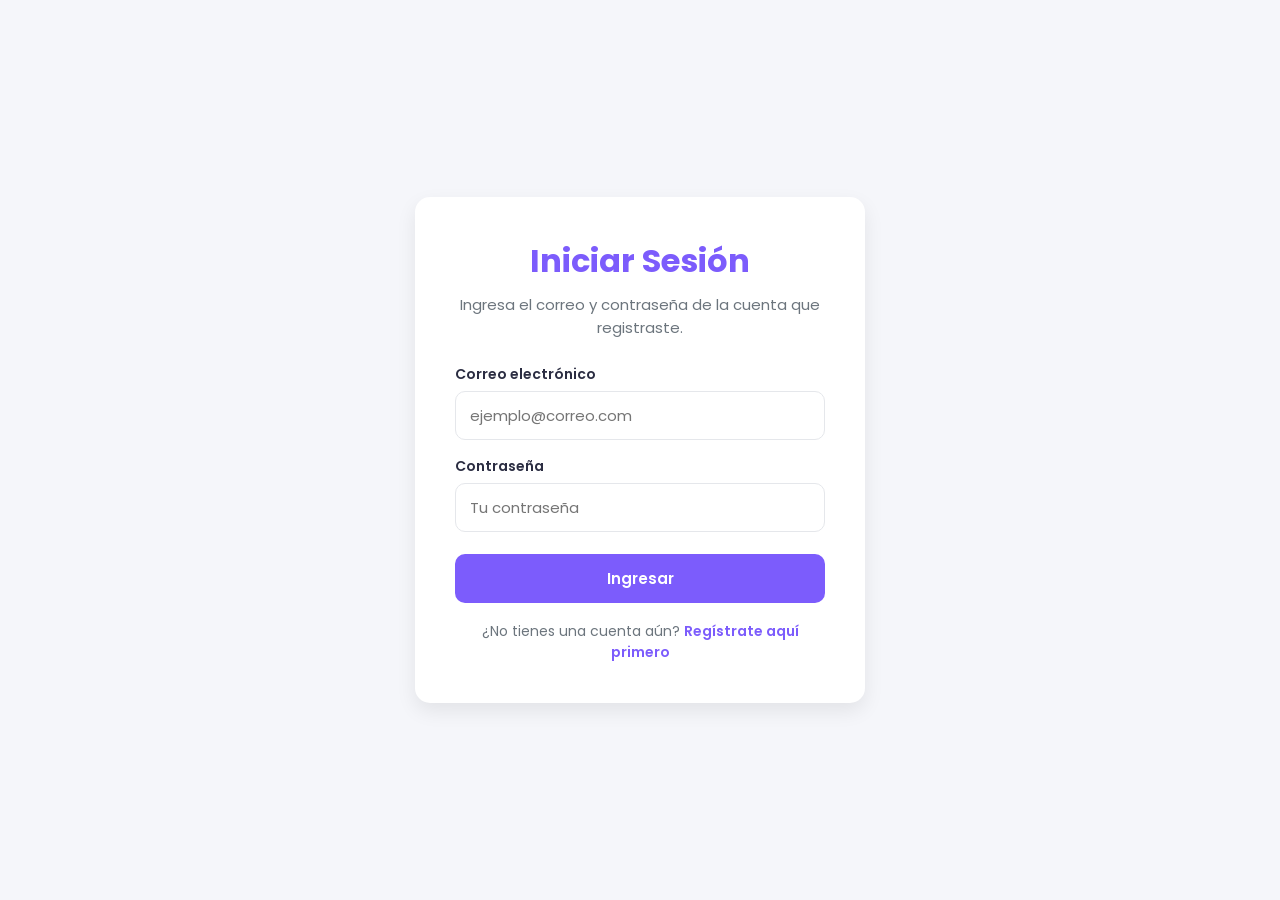
<file: index.html>
<!DOCTYPE html>
<html lang="es">
<head>
    <meta charset="UTF-8">
    <meta name="viewport" content="width=device-width, initial-scale=1.0">
    <title>Sistema | Panel</title>

    <link rel="preconnect" href="https://fonts.googleapis.com">
    <link rel="preconnect" href="https://fonts.gstatic.com" crossorigin>
    <link href="https://fonts.googleapis.com/css2?family=Poppins:wght@300;400;500;600;700&display=swap" rel="stylesheet">

    <link rel="icon" type="image/svg+xml" href="img/favicon.svg">
    <link rel="stylesheet" href="css/login.css">
</head>
<body class="app-body">

    <aside class="sidebar" id="sidebar">
        <div class="sidebar-brand">Sistema Escolar</div>
        <ul class="sidebar-menu">

            <li id="menuUsuarios">
                <div class="item-titulo" data-target="menuUsuarios">
                    <span>👤 Usuarios</span>
                    <span class="flecha">›</span>
                </div>
                <ul class="submenu">
                    <li><button type="button" class="enlace-submenu" data-seccion="usuarios-captura">Captura</button></li>
                </ul>
            </li>

            <li id="menuAlumnos">
                <div class="item-titulo" data-target="menuAlumnos">
                    <span>🎓 Alumnos</span>
                    <span class="flecha">›</span>
                </div>
                <ul class="submenu">
                    <li><button type="button" class="enlace-submenu" data-seccion="alumnos-captura">Captura</button></li>
                </ul>
            </li>

        </ul>
    </aside>

    <div class="overlay-movil" id="overlayMovil"></div>

    <header class="navbar" id="navbar">
        <button class="btn-hamburguesa" id="btnHamburguesa" aria-label="Abrir/cerrar menú">☰</button>

        <div class="navbar-usuario">
            <button class="navbar-usuario-btn" id="btnUsuario">
                <span class="avatar" id="avatarUsuario">?</span>
                <span id="nombreUsuarioNav">Cargando...</span>
                <span>▾</span>
            </button>
            <div class="dropdown-usuario" id="dropdownUsuario">
                <div class="correo-usuario" id="correoUsuarioDropdown"></div>
                <button type="button" id="btnSalir">Salir del sistema</button>
            </div>
        </div>
    </header>

    <main class="contenido" id="contenido">

        <section class="seccion activa" id="seccion-inicio">
            <div class="tarjeta">
                <span class="badge-info">Panel principal</span>
                <h2>Bienvenido al sistema</h2>
                <p class="desc">
                    Usa el menú lateral para capturar usuarios o alumnos.
                    Tu sesión fue iniciada correctamente y tu nombre se muestra en la barra superior.
                </p>
            </div>
        </section>

        <section class="seccion" id="seccion-usuarios-captura">
            <div class="tarjeta">
                <span class="badge-info">Usuarios / Captura</span>
                <h2>Registrar usuario</h2>
                <p class="desc">Correo y contraseña se validan con <code>validarCorreo</code> y <code>validarPassword</code>.</p>

                <form id="formUsuario" novalidate>
                    <label for="usu-nombre">Nombre de usuario</label>
                    <input type="text" id="usu-nombre" placeholder="Ej. Juan Pérez">
                    <span class="error-msg" id="error-usu-nombre" style="display:none;">El nombre solo debe contener letras.</span>

                    <label for="usu-correo">Correo electrónico</label>
                    <input type="text" id="usu-correo" placeholder="ejemplo@correo.com">
                    <span class="error-msg" id="error-usu-correo" style="display:none;">Formato de correo inválido.</span>

                    <label for="usu-password">Contraseña</label>
                    <input type="password" id="usu-password" placeholder="Mín. 8 caracteres, 1 Mayús, 1 núm, 1 especial">
                    <span class="error-msg" id="error-usu-password" style="display:none;">La contraseña no cumple los requisitos mínimos.</span>

                    <button type="submit">Guardar usuario</button>
                    <div class="error-general" id="error-usuario-general" style="display:none;"></div>
                </form>
            </div>
        </section>

        <section class="seccion" id="seccion-alumnos-captura">
            <div class="tarjeta">
                <span class="badge-info">Alumnos / Captura</span>
                <h2>Registrar alumno</h2>
                <p class="desc">El número de control se valida con <code>validarLongitud</code> (6 dígitos exactos).</p>

                <form id="formAlumno" novalidate>
                    <label for="alu-nombre">Nombre completo</label>
                    <input type="text" id="alu-nombre" placeholder="Ej. Ana López">
                    <span class="error-msg" id="error-alu-nombre" style="display:none;">El nombre solo debe contener letras.</span>

                    <label for="alu-control">Número de control (8 dígitos)</label>
                    <input type="text" id="alu-control" maxlength="8" placeholder="Ej. 23104516">
                    <span class="error-msg" id="error-alu-control" style="display:none;">Debe tener exactamente 8 dígitos.</span>

                    <label for="alu-fecha">Fecha de nacimiento</label>
                    <input type="date" id="alu-fecha">
                    <span class="error-msg" id="error-alu-fecha" style="display:none;">Selecciona una fecha de nacimiento válida.</span>

                    <button type="submit">Guardar y verificar edad</button>
                    <div class="error-general" id="error-alumno-general" style="display:none;"></div>
                </form>
            </div>
        </section>

    </main>

    <div class="modal-overlay" id="modalUsuario">
        <div class="modal-content">
            <button type="button" class="modal-cerrar" data-cerrar-modal="modalUsuario">&times;</button>
            <div class="modal-icono ok">✓</div>
            <h3>Usuario registrado</h3>
            <p id="modalUsuarioTexto"></p>
        </div>
    </div>

    <div class="modal-overlay" id="modalEdad">
        <div class="modal-content">
            <button type="button" class="modal-cerrar" data-cerrar-modal="modalEdad">&times;</button>
            <div class="modal-icono" id="modalEdadIcono">✓</div>
            <h3 id="modalEdadTitulo">Resultado</h3>
            <p id="modalEdadTexto"></p>
        </div>
    </div>

    <script src="js/utileria.js"></script>
    <script src="js/index.js"></script>
</body>
</html>
</file>
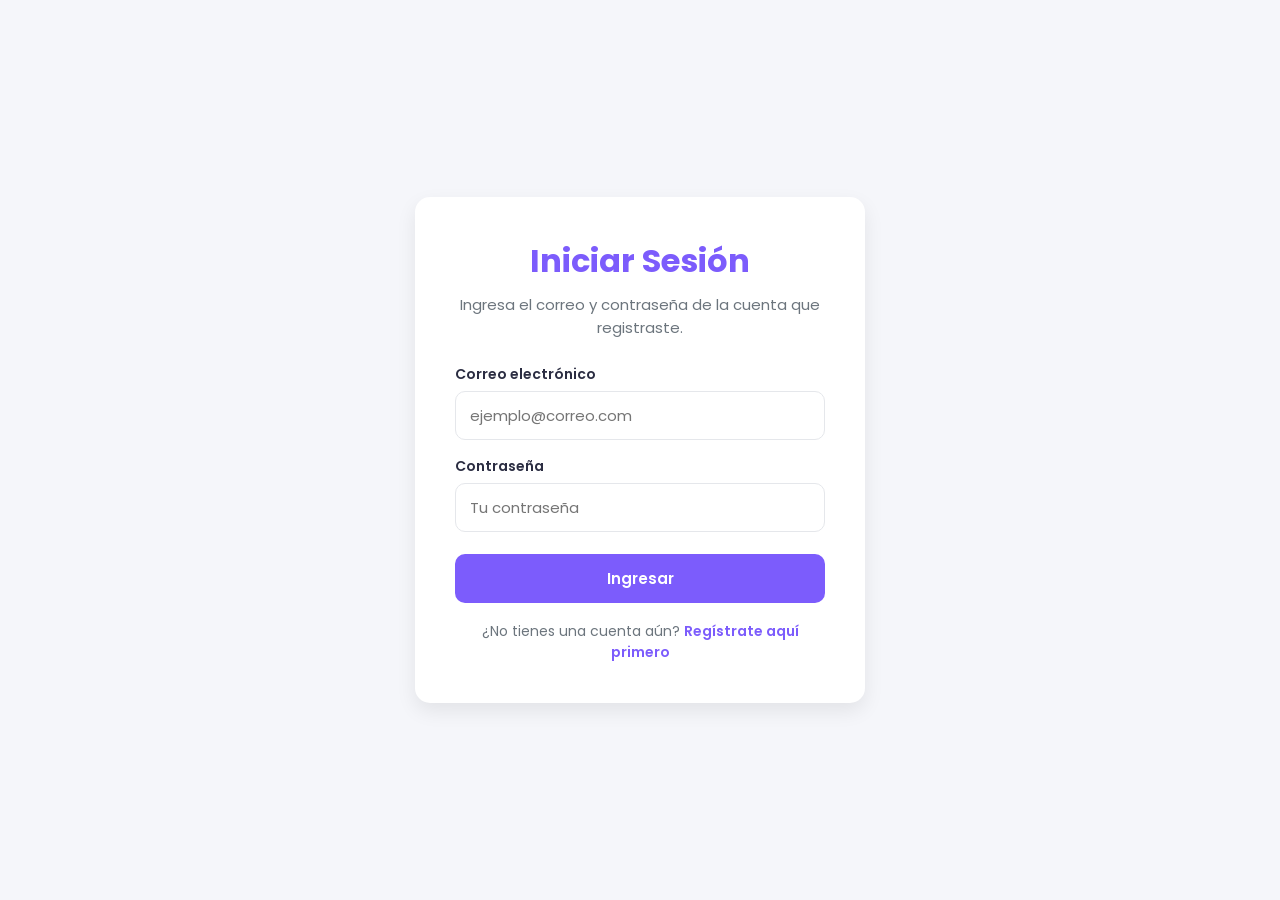
<file: login.html>
<!DOCTYPE html>
<html lang="es">
<head>
    <meta charset="UTF-8">
    <meta name="viewport" content="width=device-width, initial-scale=1.0">
    <title>Iniciar Sesión | Sistema Escolar</title>

    <link rel="preconnect" href="https://fonts.googleapis.com">
    <link rel="preconnect" href="https://fonts.gstatic.com" crossorigin>
    <link href="https://fonts.googleapis.com/css2?family=Poppins:wght@300;400;500;600;700&display=swap" rel="stylesheet">

    <link rel="stylesheet" href="css/login.css">
</head>
<body class="auth-body">

    <div class="container">
        <h1>Iniciar Sesión</h1>
        <p class="subtitulo">Ingresa el correo y contraseña de la cuenta que registraste.</p>

        <form id="loginForm" novalidate>
            <label for="correo">Correo electrónico</label>
            <input type="text" id="correo" placeholder="ejemplo@correo.com" autocomplete="username">
            <span class="error-msg" id="error-correo" style="display:none;">El formato del correo no es válido.</span>

            <label for="password">Contraseña</label>
            <input type="password" id="password" placeholder="Tu contraseña" autocomplete="current-password">
            <span class="error-msg" id="error-password" style="display:none;">Contraseña incorrecta o formato inválido.</span>

            <button type="submit">Ingresar</button>

            <div class="error-general" id="error-general" style="display:none;"></div>
        </form>

        <p class="enlace-secundario">
            ¿No tienes una cuenta aún? <a href="registro.html">Regístrate aquí primero</a>
        </p>
    </div>

    <script src="js/utileria.js"></script>
    <script src="js/login.js"></script>
</body>
</html>
</file>
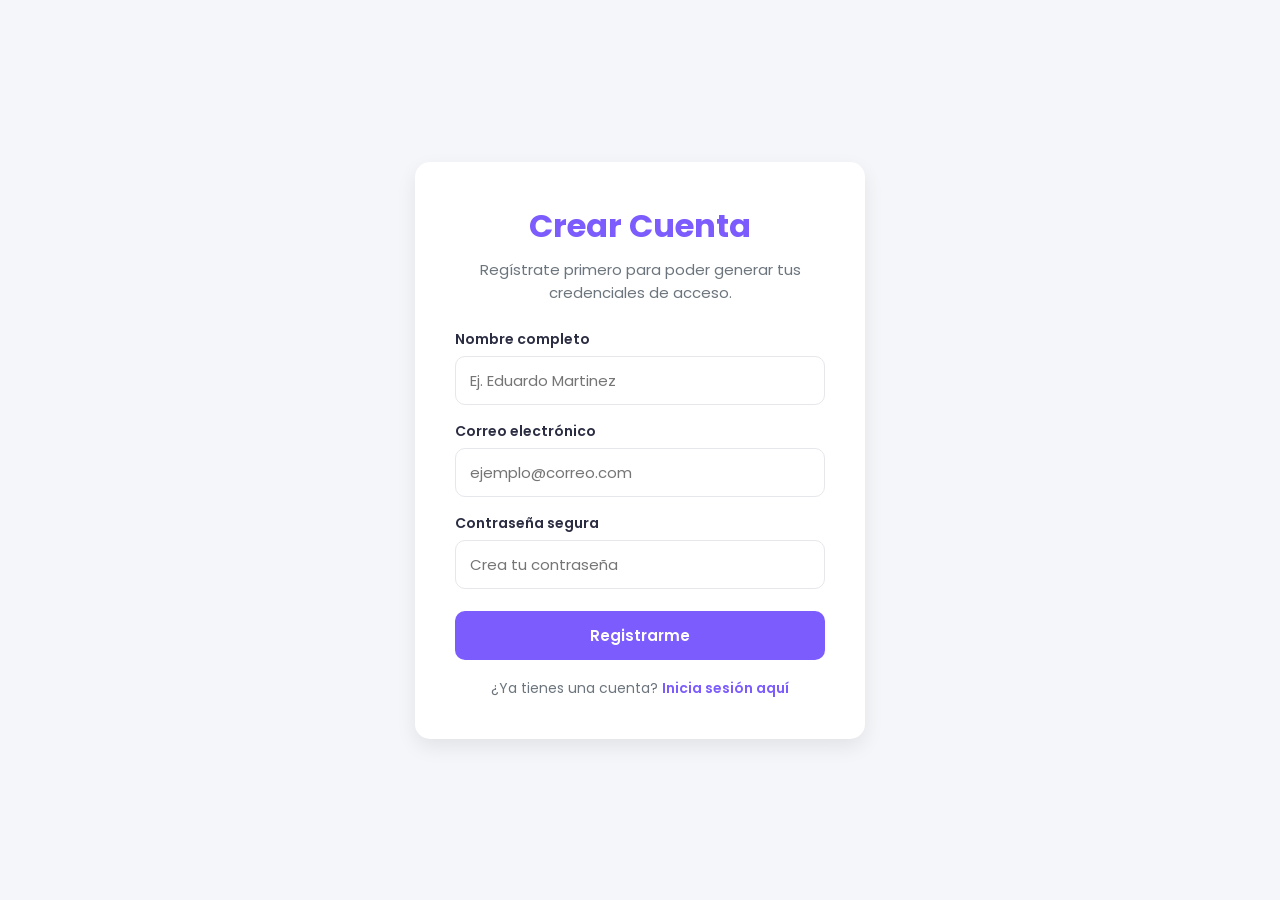
<file: registro.html>
<!DOCTYPE html>
<html lang="es">
<head>
    <meta charset="UTF-8">
    <meta name="viewport" content="width=device-width, initial-scale=1.0">
    <title>Crear Cuenta | Sistema Escolar</title>

    <link rel="preconnect" href="https://fonts.googleapis.com">
    <link rel="preconnect" href="https://fonts.gstatic.com" crossorigin>
    <link href="https://fonts.googleapis.com/css2?family=Poppins:wght@300;400;500;600;700&display=swap" rel="stylesheet">

    <link rel="stylesheet" href="css/login.css">
</head>
<body class="auth-body">

    <div class="container">
        <h1>Crear Cuenta</h1>
        <p class="subtitulo">Regístrate primero para poder generar tus credenciales de acceso.</p>

        <form id="registroForm" novalidate>
            <label for="reg-nombre">Nombre completo</label>
            <input type="text" id="reg-nombre" placeholder="Ej. Eduardo Martinez">
            <span class="error-msg" id="error-nombre" style="display:none;">El nombre solo debe contener letras y espacios.</span>

            <label for="reg-correo">Correo electrónico</label>
            <input type="text" id="reg-correo" placeholder="ejemplo@correo.com">
            <span class="error-msg" id="error-correo" style="display:none;">Por favor, ingresa un correo con formato válido.</span>

            <label for="reg-password">Contraseña segura</label>
            <input type="password" id="reg-password" placeholder="Crea tu contraseña">
            <span class="error-msg" id="error-password" style="display:none;">
                Debe tener mínimo 8 caracteres, 1 mayúscula, 1 minúscula, 1 número y 1 carácter especial.
            </span>

            <button type="submit">Registrarme</button>

            <div class="error-general" id="error-general" style="display:none;"></div>
        </form>

        <p class="enlace-secundario">
            ¿Ya tienes una cuenta? <a href="login.html">Inicia sesión aquí</a>
        </p>
    </div>

    <script src="js/utileria.js"></script>
    <script src="js/registro.js"></script>
</body>
</html>
</file>
<file: css/login.css>
/* ==========================================
   VARIABLES Y BASE
========================================== */
:root {
    --primario: #7C5CFC;
    --primario-hover: #6440f0;
    --primario-suave: #EFEAFF;
    --secundario: #4CC9F0;
    --fondo: #F5F6FA;
    --texto: #2B2D42;
    --gris: #6C757D;
    --borde: #E5E7EB;
    --error: #dc3545;
    --error-fondo: #fdecec;
    --exito: #198754;
    --exito-fondo: #eafaf1;
    --sidebar-w: 250px;
    --navbar-h: 64px;
}

* {
    margin: 0;
    padding: 0;
    box-sizing: border-box;
    font-family: 'Poppins', sans-serif;
}

body {
    background: var(--fondo);
    color: var(--texto);
}

a { color: var(--primario); text-decoration: none; font-weight: 600; }
a:hover { text-decoration: underline; }

/* ==========================================
   PANTALLAS DE AUTENTICACIÓN (login / registro)
========================================== */
body.auth-body {
    display: flex;
    justify-content: center;
    align-items: center;
    min-height: 100vh;
    padding: 40px 20px;
}

.container {
    width: 100%;
    max-width: 450px;
    background: #fff;
    padding: 40px;
    border-radius: 15px;
    box-shadow: 0 8px 20px rgba(0,0,0,.08);
}

h1 { color: var(--primario); text-align: center; font-size: 32px; margin-bottom: 8px; }

.subtitulo { text-align: center; color: var(--gris); margin-bottom: 25px; font-size: 15px; }

label { display: block; margin-top: 16px; margin-bottom: 6px; font-weight: 600; font-size: 14px; }

input, select {
    width: 100%;
    padding: 12px 14px;
    border: 1px solid var(--borde);
    border-radius: 10px;
    font-size: 15px;
    transition: .2s;
    background: white;
}

input:focus, select:focus {
    outline: none;
    border-color: var(--secundario);
    box-shadow: 0 0 0 3px rgba(76,201,240,.2);
}

button {
    width: 100%;
    margin-top: 22px;
    padding: 13px;
    border: none;
    border-radius: 10px;
    background: var(--primario);
    color: white;
    font-size: 15px;
    font-weight: 600;
    cursor: pointer;
    transition: .2s;
}

button:hover { background: var(--primario-hover); }

.error-msg {
    display: block;
    margin-top: 6px;
    padding: 0;
    color: var(--error);
    font-size: 13px;
}

.error-general {
    margin-top: 16px;
    padding: 10px 12px;
    border-radius: 8px;
    background: var(--error-fondo);
    color: var(--error);
    text-align: center;
    font-size: 13.5px;
}

.enlace-secundario { text-align: center; margin-top: 18px; font-size: 14px; color: var(--gris); }

/* ==========================================
   MODAL (usado en login/registro e index)
========================================== */
.modal-overlay {
    display: none;
    position: fixed;
    inset: 0;
    background: rgba(0,0,0,.45);
    backdrop-filter: blur(3px);
    justify-content: center;
    align-items: center;
    z-index: 1000;
}

.modal-overlay.activo { display: flex; }

.modal-content {
    background: white;
    width: 380px;
    max-width: 90%;
    border-radius: 15px;
    padding: 32px;
    text-align: center;
    position: relative;
    animation: aparecer .25s ease-out;
    box-shadow: 0 10px 30px rgba(0,0,0,.18);
}

.modal-icono {
    width: 64px;
    height: 64px;
    border-radius: 50%;
    display: flex;
    justify-content: center;
    align-items: center;
    margin: 0 auto 18px;
    font-size: 32px;
    color: white;
}

.modal-icono.ok { background: #32c766; }
.modal-icono.no { background: #dc3545; }

.modal-content h3 { color: var(--primario); margin-bottom: 12px; }
.modal-content p { color: #555; line-height: 1.6; font-size: 14.5px; }

.modal-cerrar {
    position: absolute;
    right: 16px;
    top: 12px;
    font-size: 22px;
    line-height: 1;
    cursor: pointer;
    color: #999;
    background: none;
    width: auto;
    margin: 0;
    padding: 0;
}
.modal-cerrar:hover { color: var(--error); background: none; }

@keyframes aparecer {
    from { opacity: 0; transform: translateY(16px); }
    to   { opacity: 1; transform: translateY(0); }
}

/* ==========================================
   LAYOUT DEL SISTEMA (index.html)
========================================== */
body.app-body { min-height: 100vh; background: var(--fondo); }

/* --- Sidebar --- */
.sidebar {
    position: fixed;
    top: 0; left: 0; bottom: 0;
    width: var(--sidebar-w);
    background: #1F1B3A;
    color: #fff;
    transform: translateX(0);
    transition: transform .25s ease;
    z-index: 200;
    display: flex;
    flex-direction: column;
    padding-top: var(--navbar-h);
}

.sidebar.colapsado { transform: translateX(calc(-1 * var(--sidebar-w))); }

.sidebar-brand {
    position: absolute;
    top: 0; left: 0; right: 0;
    height: var(--navbar-h);
    display: flex;
    align-items: center;
    padding: 0 20px;
    font-weight: 700;
    font-size: 17px;
    letter-spacing: .5px;
    border-bottom: 1px solid rgba(255,255,255,.08);
}

.sidebar-menu { list-style: none; padding: 10px 0; overflow-y: auto; }

.sidebar-menu .item-titulo {
    display: flex;
    align-items: center;
    justify-content: space-between;
    gap: 10px;
    padding: 13px 20px;
    cursor: pointer;
    font-size: 14.5px;
    font-weight: 500;
    color: #d8d5ec;
    transition: background .15s;
}

.sidebar-menu .item-titulo:hover { background: rgba(255,255,255,.06); color: #fff; }

.sidebar-menu .item-titulo .flecha { transition: transform .2s; font-size: 12px; }
.sidebar-menu li.abierto > .item-titulo .flecha { transform: rotate(90deg); }

.submenu {
    list-style: none;
    max-height: 0;
    overflow: hidden;
    transition: max-height .25s ease;
    background: rgba(0,0,0,.15);
}

.sidebar-menu li.abierto .submenu { max-height: 300px; }

.submenu li a,
.submenu li button.enlace-submenu {
    display: block;
    width: 100%;
    text-align: left;
    padding: 11px 20px 11px 44px;
    color: #b8b4d6;
    font-size: 13.5px;
    text-decoration: none;
    background: none;
    border: none;
    margin: 0;
    cursor: pointer;
    font-weight: 400;
}

.submenu li a:hover,
.submenu li button.enlace-submenu:hover,
.submenu li.activo a,
.submenu li.activo button.enlace-submenu { color: #fff; background: var(--primario); }

/* --- Navbar --- */
.navbar {
    position: fixed;
    top: 0; right: 0;
    left: var(--sidebar-w);
    height: var(--navbar-h);
    background: #fff;
    border-bottom: 1px solid var(--borde);
    display: flex;
    align-items: center;
    justify-content: space-between;
    padding: 0 20px;
    z-index: 150;
    transition: left .25s ease;
}

.navbar.expandido { left: 0; }

.btn-hamburguesa {
    width: auto;
    margin: 0;
    background: none;
    border: none;
    font-size: 22px;
    cursor: pointer;
    color: var(--texto);
    padding: 6px 10px;
    border-radius: 8px;
}
.btn-hamburguesa:hover { background: var(--primario-suave); }

.navbar-usuario { position: relative; }

.navbar-usuario-btn {
    display: flex;
    align-items: center;
    gap: 10px;
    background: none;
    border: none;
    margin: 0;
    width: auto;
    cursor: pointer;
    padding: 6px 10px;
    border-radius: 10px;
    color: var(--texto);
    font-weight: 600;
    font-size: 14px;
}
.navbar-usuario-btn:hover { background: var(--fondo); }

.avatar {
    width: 34px;
    height: 34px;
    border-radius: 50%;
    background: var(--primario);
    color: white;
    display: flex;
    align-items: center;
    justify-content: center;
    font-weight: 700;
    font-size: 14px;
    flex-shrink: 0;
}

.dropdown-usuario {
    position: absolute;
    top: calc(100% + 10px);
    right: 0;
    background: white;
    border: 1px solid var(--borde);
    border-radius: 10px;
    box-shadow: 0 8px 20px rgba(0,0,0,.1);
    min-width: 190px;
    display: none;
    overflow: hidden;
    z-index: 300;
}

.dropdown-usuario.abierto { display: block; }

.dropdown-usuario .correo-usuario {
    padding: 12px 16px;
    font-size: 12.5px;
    color: var(--gris);
    border-bottom: 1px solid var(--borde);
    word-break: break-all;
}

.dropdown-usuario button {
    width: 100%;
    margin: 0;
    padding: 12px 16px;
    background: none;
    border: none;
    text-align: left;
    color: var(--error);
    font-weight: 600;
    font-size: 14px;
    border-radius: 0;
    cursor: pointer;
}
.dropdown-usuario button:hover { background: var(--error-fondo); }

/* --- Contenido principal --- */
.contenido {
    margin-left: var(--sidebar-w);
    margin-top: var(--navbar-h);
    padding: 30px;
    transition: margin-left .25s ease;
}

.contenido.expandido { margin-left: 0; }

.seccion { display: none; }
.seccion.activa { display: block; animation: aparecer .2s ease; }

.tarjeta {
    background: #fff;
    border-radius: 14px;
    padding: 26px;
    box-shadow: 0 4px 14px rgba(0,0,0,.05);
    max-width: 560px;
    margin-bottom: 24px;
}

.tarjeta h2 { color: var(--primario); font-size: 20px; margin-bottom: 6px; }
.tarjeta .desc { color: var(--gris); font-size: 13.5px; margin-bottom: 18px; }

.tarjeta button[type="submit"] { max-width: 220px; }

.badge-info {
    display: inline-block;
    background: var(--primario-suave);
    color: var(--primario);
    padding: 4px 10px;
    border-radius: 20px;
    font-size: 12px;
    font-weight: 600;
    margin-bottom: 14px;
}

/* ==========================================
   OVERLAY MÓVIL
========================================== */
.overlay-movil {
    display: none;
    position: fixed;
    inset: 0;
    background: rgba(0,0,0,.4);
    z-index: 190;
}
.overlay-movil.visible { display: block; }

/* ==========================================
   RESPONSIVE
========================================== */
@media (max-width: 900px) {
    .sidebar { transform: translateX(calc(-1 * var(--sidebar-w))); }
    .sidebar.abierto-movil { transform: translateX(0); }
    .navbar { left: 0; }
    .contenido { margin-left: 0; }
}

@media (max-width: 480px) {
    .container { padding: 26px; }
    h1 { font-size: 26px; }
}
</file>
